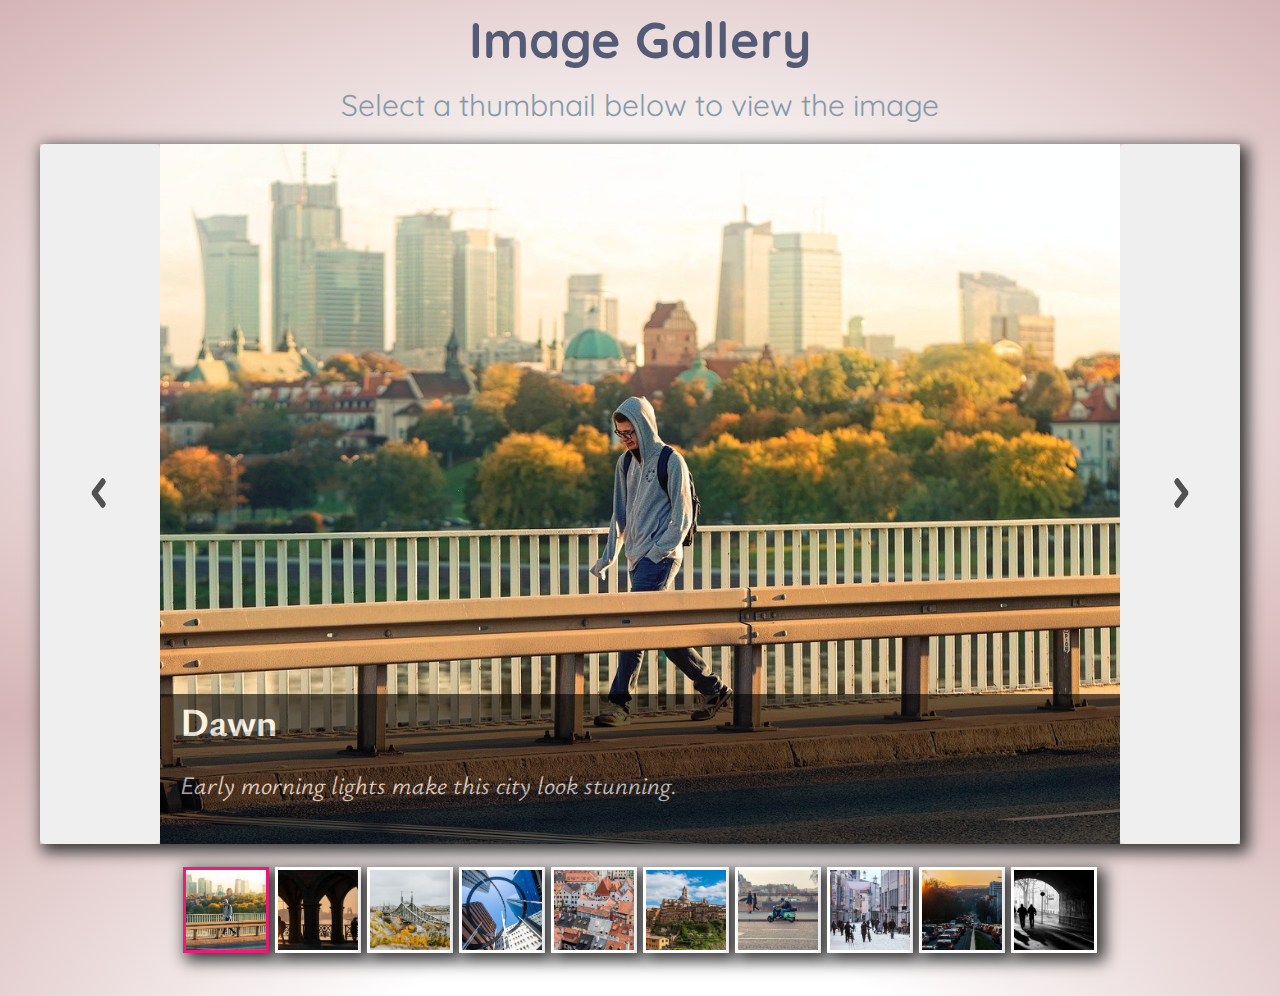
<file: index.html>
<!DOCTYPE html>
<html lang="en">
<head>
    <meta charset="UTF-8">
    <meta name="viewport" content="width=device-width, initial-scale=1.0">
    <title>Document</title>
    <link rel="stylesheet" href="styles.css">
    <link rel="preconnect" href="https://fonts.googleapis.com">
    <link rel="preconnect" href="https://fonts.gstatic.com" crossorigin>
    <link href="https://fonts.googleapis.com/css2?family=Quicksand:wght@400;600&display=swap" rel="stylesheet">
    <link href="https://fonts.googleapis.com/css2?family=Ysabeau+Office:ital,wght@0,500;1,500&display=swap" rel="stylesheet">
</head>
<body>
    <section class="container">

        <header class="intro"> 
            <h2 id="title">Image Gallery</h2> 
            <p id="subtitle">Select a thumbnail below to view the image</p> 
        </header> 

        <div class="image-gallery">

            <button class="leftArrow">
                <img id="imgarrow" src="163768-arrow-left-free-photo.png" alt="">
            </button>

            <div class="container-for-current-image">

                <div id="photo-container">
                    <img id="photo" src="" alt="">
                </div>

                <div class="description-of-photo">
                    <h2 id="photo-title">Title</h2>
                    <p id="photo-description">Description Description Description Description Description Description D</p>
                </div>
                
            </div>
            
            <button class="rightArrow">
                <img id="imgarrow" src="163768-arrow-left-free-photo.png" alt="">
            </button>

        </div>
       
        <div id="image-thumbs">
            <div id="thumb">
                
            </div>
        </div>

    </section>
    
    
    <script src="https://code.jquery.com/jquery-3.7.0.min.js"></script> 
    <script src="scripts.js"></script>
</body>
</html>
</file>
<file: styles.css>
body {
    display: flex;
    justify-content: center;
    flex-direction: column;
    background-image: radial-gradient(white 30%,  #D5B4B4 100%);
    align-items: center;
}

.container{
    display: flex;
    flex-direction: column;
    width: 1200px;
    height: 700px;
}

.intro { 
    text-align: center; 
    font-family: 'Quicksand', sans-serif;
    line-height: normal;
}

#title {
    font-size: 50px;
    margin: 0 0 15px 0;
    color: #545B77;
}

#subtitle {
    font-size: 30px;
    margin: 0 0 20px 0;
    color: #839AA8;
}

#photo-title { 
    font-size: 40px;
    font-family: 'Ysabeau Office', sans-serif;
    text-shadow: 6px 6px 12px #000000;
    margin: 0 40px 20px 20px;
}
  
#photo-description { 
    font-size: 25px;
    font-family: 'Ysabeau Office', sans-serif;
    font-style: italic;
    text-shadow: 3px 3px 6px #000000;
    margin: 0 40px 0 20px;
}

.leftArrow {
    width: 10%;
    border: none;
    border-radius: 5px;
}

.rightArrow {
    width: 10%;
    border: none;
    transform: scaleX(-1);
    border-radius: 5px;
}  

.description-of-photo{
    font-family: 'Arial' sans-serif;
    color: white;
    transform: translate(0, -150px);
    width: 100%;
    height: 150px;
    background-color: #000000;
    opacity: 0.6;
}

#imgarrow {
    width: 30px;
    height: 40px;
}

.image-gallery { 
    height: 700px;
    width: 100%;
    display: flex;
    box-shadow: 5px 5px 15px 3px rgb(54, 54, 54);
    border: none;
}

.container-for-current-image{
    width: 80%;
    height: 700px; 
    /* border: solid black 2px; */
}

#photo-container {
    height: 700px;
    object-fit: cover;
}

#photo { 
    width: 100%;
    height: 700px;
    object-fit: cover;
} 

#image-thumbs { 
    display: flex; 
    margin-top: 20px;
    justify-content: space-around;  
}

#thumb {
    display: flex;
    margin: 0 0 40px 0;
}

.thumbnail { 
    width: 80px; 
    height: 80px; 
    object-fit: cover; 
    border: solid white 3px;
    box-shadow: 5px 5px 15px 3px rgb(54, 54, 54);
    margin: 3px;
}
.thumbnail:hover {
    border: solid #839AA8 3px;
    cursor: grab;
}

.active {
    border: solid #F11A7B 3px;
}
</file>
